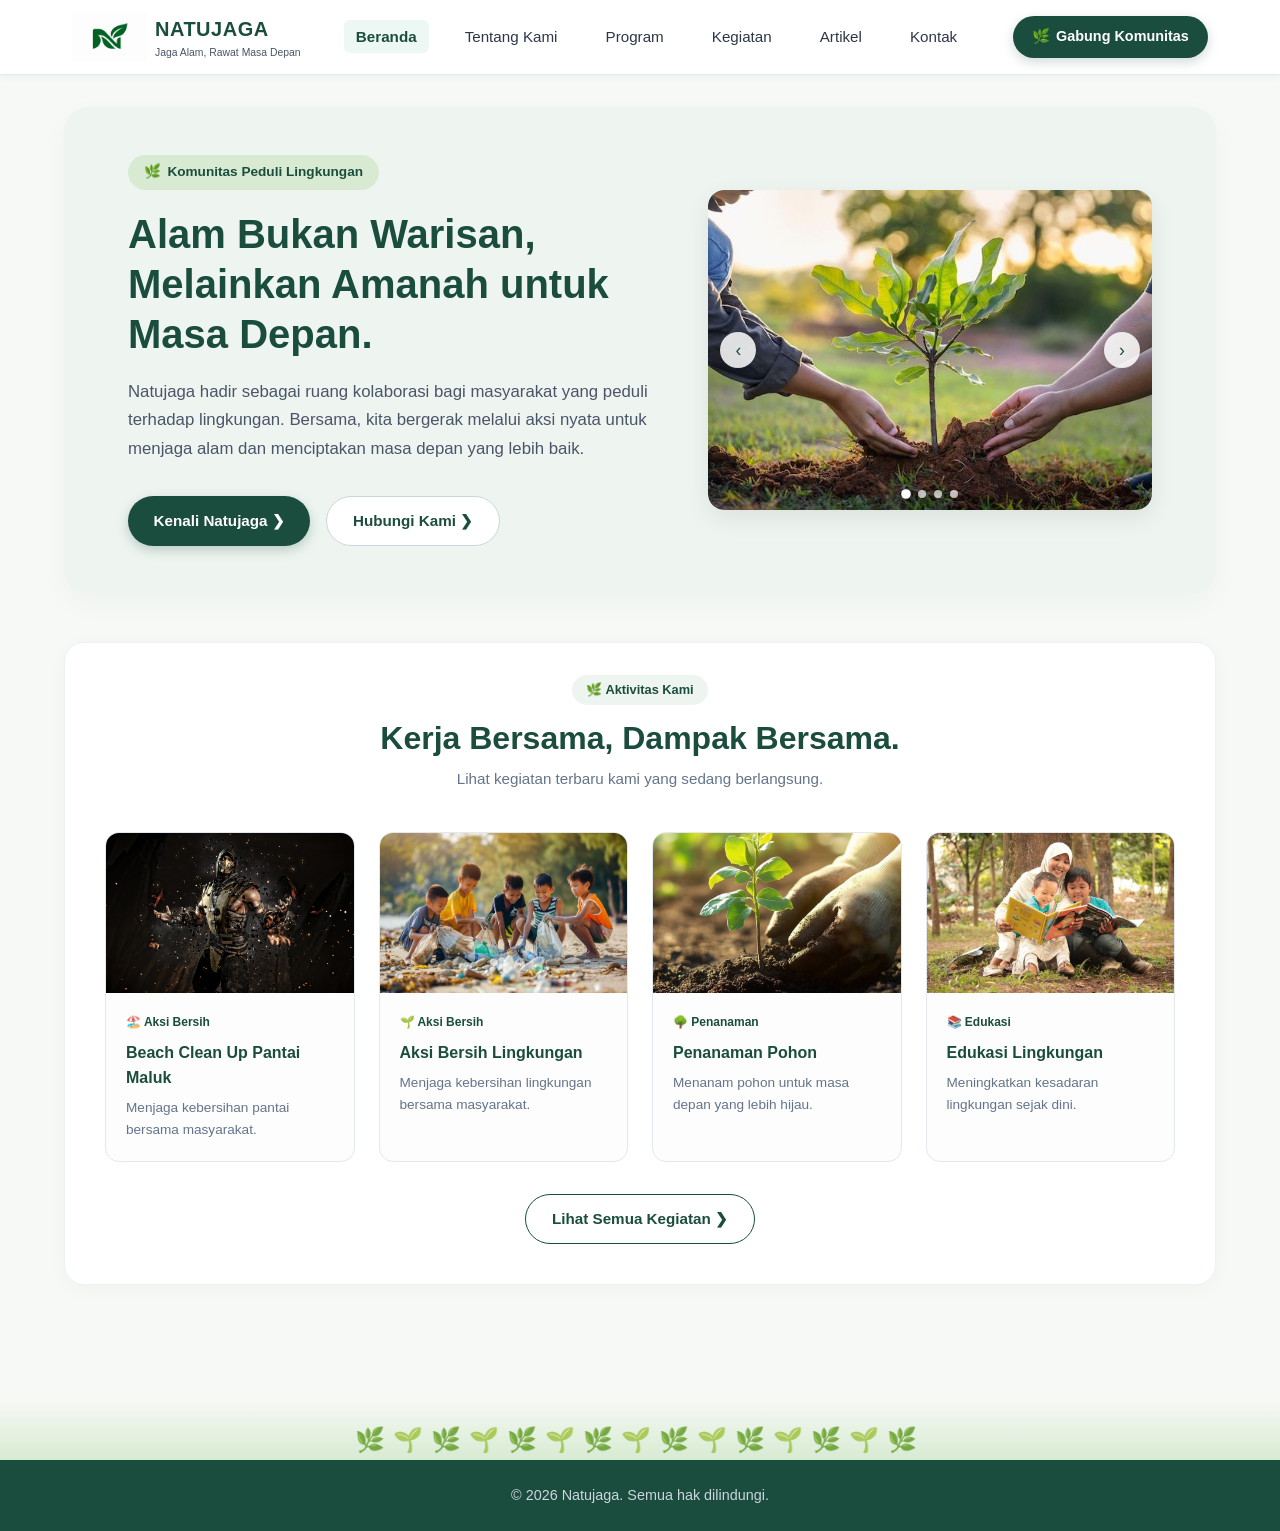
<file: New folder/index.html>
<!DOCTYPE html>
<html lang="id">
<head>
    <meta charset="UTF-8">
    <meta name="viewport" content="width=device-width, initial-scale=1.0">
    <title>Natujaga - Jaga Alam, Rawat Masa Depan</title>
    <link rel="stylesheet" href="css/style.css">
</head>
<body>
    <header>
        <div class="nav-container">
            <div class="logo">
                <img src="assets/icons/Logo natujaga.png" alt="Natujaga Logo" class="logo-img">
                <div class="logo-text">
                    <span class="logo-title">NATUJAGA</span>
                    <span class="logo-subtitle">Jaga Alam, Rawat Masa Depan</span>
                </div>
            </div>
            <nav>
                <ul>
                    <li><a href="index.html" class="active">Beranda</a></li>
                    <li><a href="tentang-kami.html">Tentang Kami</a></li>
                    <li><a href="program.html">Program</a></li>
                    <li><a href="kegiatan.html">Kegiatan</a></li>
                    <li><a href="artikel.html">Artikel</a></li>
                    <li><a href="kontak.html">Kontak</a></li>
                </ul>
            </nav>
            <a href="kontak.html" class="btn-community">
                <span class="icon">🌿</span> Gabung Komunitas
            </a>
        </div>
    </header>

    <main>
        <!-- Hero Section -->
        <section class="hero-section">
            <div class="hero-content">
                <div class="badge">
                    <span class="badge-icon">🌿</span> Komunitas Peduli Lingkungan
                </div>
                <h1>Alam Bukan Warisan, Melainkan Amanah untuk Masa Depan.</h1>
                <p>Natujaga hadir sebagai ruang kolaborasi bagi masyarakat yang peduli terhadap lingkungan. Bersama, kita bergerak melalui aksi nyata untuk menjaga alam dan menciptakan masa depan yang lebih baik.</p>
                <div class="hero-buttons">
                    <a href="tentang-kami.html" class="btn btn-primary">Kenali Natujaga ❯</a>
                    <a href="kontak.html" class="btn btn-outline">Hubungi Kami ❯</a>
                </div>
            </div>
            <div class="hero-image-container">
                <div class="hero-image-card slideshow-container">
                    <img class="slide" src="assets/images/tentang_kami.png" alt="Natujaga 1">
                    <img class="slide" src="assets/images/tentang_kami1.png" alt="Natujaga 2">
                    <img class="slide" src="assets/images/tentang_kami2.png" alt="Natujaga 3">
                    <img class="slide" src="assets/images/tentang_kami3.png" alt="Natujaga 4">
                    <div class="slideshow-dots"></div>
                    <button class="slideshow-prev" aria-label="Sebelumnya">‹</button>
                    <button class="slideshow-next" aria-label="Berikutnya">›</button>
                </div>
                <div class="leaf-decoration leaf-1">🍃</div>
                <div class="leaf-decoration leaf-2">🌿</div>
            </div>
        </section>

        <!-- Activity Section -->
        <section class="section-preview" style="padding-top: 2rem;">
            <div class="section-header-centered">
                <span class="section-badge">🌿 Aktivitas Kami</span>
                <h2>Kerja Bersama, Dampak Bersama.</h2>
                <p class="section-subtitle">Lihat kegiatan terbaru kami yang sedang berlangsung.</p>
            </div>
            <div class="activity-grid-preview" id="activity-grid-preview" style="margin-top: 2rem;">
            </div>
            <div class="centered-action" style="margin-top: 2rem; text-align: center;">
                <a href="kegiatan.html" class="btn btn-outline-dark">Lihat Semua Kegiatan ❯</a>
            </div>
        </section>
    </main>

    <div class="footer-plants-banner">
        <div class="grass-silhouette">🌿🌱🌿🌱🌿🌱🌿🌱🌿🌱🌿🌱🌿🌱🌿</div>
    </div>

    <footer>
        <p>&copy; 2026 Natujaga. Semua hak dilindungi.</p>
    </footer>

    <!-- Netlify Identity: memproses link konfirmasi/invite email -->
    <script src="https://identity.netlify.com/v1/netlify-identity-widget.js"></script>
    <script src="js/data.js"></script>
    <script src="js/tanggal.js"></script>
    <script src="js/script.js"></script>
</body>
</html>
</file>
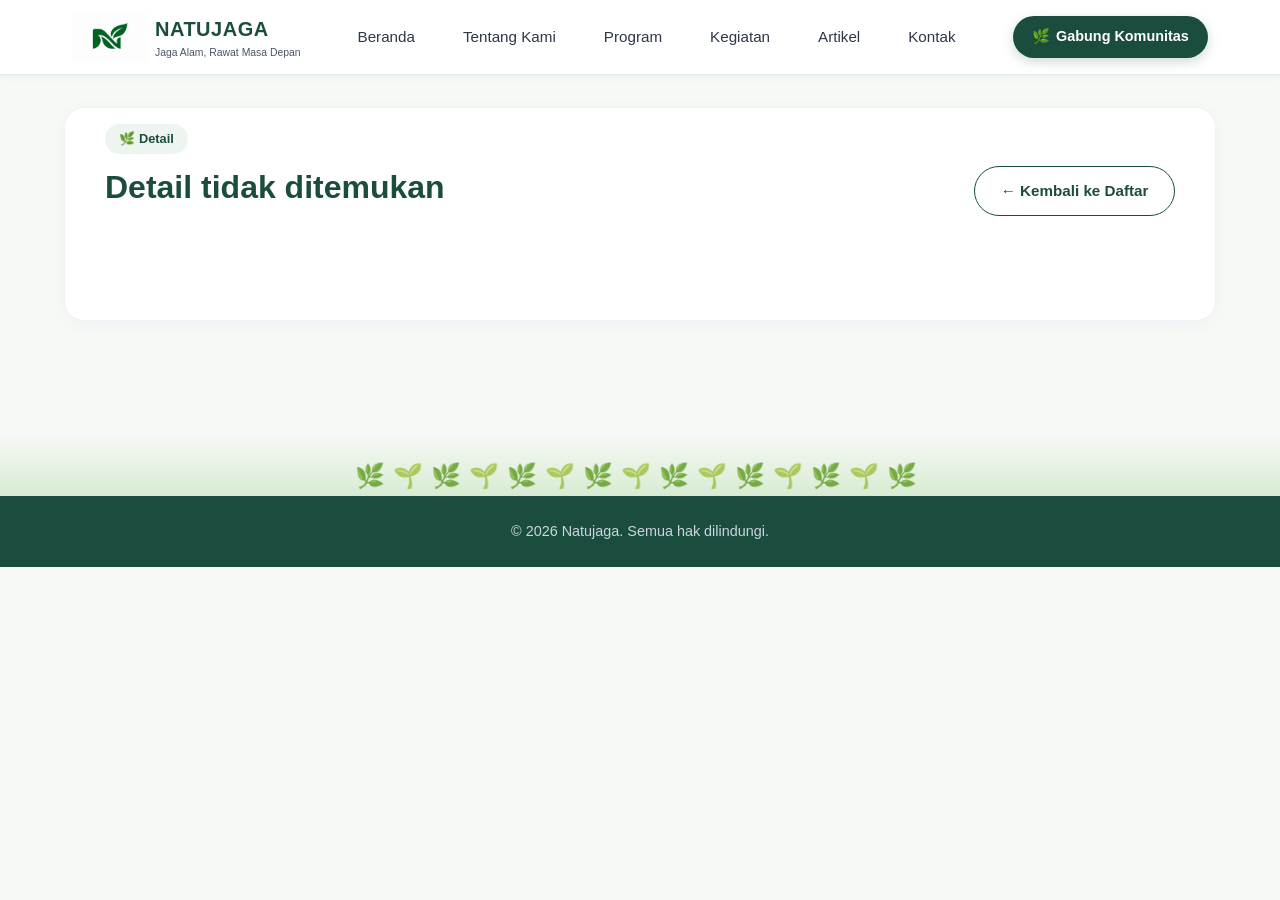
<file: New folder/artikel-detail.html>
<!DOCTYPE html>
<html lang="id">
<head>
    <meta charset="UTF-8">
    <meta name="viewport" content="width=device-width, initial-scale=1.0">
    <title>Detail - Natujaga</title>
    <link rel="stylesheet" href="css/style.css">
    <style>
        .image-gallery {
            display: flex;
            flex-direction: column;
            gap: 1rem;
            margin: 2rem 0;
        }
        .image-item {
            display: flex;
            justify-content: center;
            border: 1px solid #e2e8f0;
            border-radius: 8px;
            overflow: hidden;
            box-shadow: 0 2px 8px rgba(0,0,0,0.05);
        }
        .image-item img {
            max-width: 100%;
            height: auto;
            display: block;
        }
    </style>
</head>
<body>
    <header>
        <div class="nav-container">
            <div class="logo">
                <img src="assets/icons/Logo natujaga.png" alt="Natujaga Logo" class="logo-img">
                <div class="logo-text">
                    <span class="logo-title">NATUJAGA</span>
                    <span class="logo-subtitle">Jaga Alam, Rawat Masa Depan</span>
                </div>
            </div>
            <nav>
                <ul>
                    <li><a href="index.html">Beranda</a></li>
                    <li><a href="tentang-kami.html">Tentang Kami</a></li>
                    <li><a href="program.html">Program</a></li>
                    <li><a href="kegiatan.html">Kegiatan</a></li>
                    <li><a href="artikel.html">Artikel</a></li>
                    <li><a href="kontak.html">Kontak</a></li>
                </ul>
            </nav>
            <a href="kontak.html" class="btn-community">
                <span class="icon">🌿</span> Gabung Komunitas
            </a>
        </div>
    </header>

    <main>
        <section class="section-preview" style="padding-top: 1rem;">
            <div class="section-header-flex">
                <div>
                    <span class="section-badge">🌿 Detail</span>
                    <h2 id="detail-judul">Detail</h2>
                    <div id="detail-meta" style="margin-top: 0.5rem; color: #64748b; font-size: 0.9rem; flex-wrap: wrap; gap: 1rem;"></div>
                </div>
                <a href="artikel.html" class="btn btn-outline-dark" id="back-to-list">← Kembali ke Daftar</a>
            </div>

            <div class="article-detail-content" style="margin-top: 2rem; line-height: 1.8; color: #4a5568;">
                <div id="detail-isi" style="font-size: 1.1rem;"></div>
                <div class="image-gallery" id="image-gallery">
                    <!-- Images will be inserted here by script -->
                </div>
            </div>
        </section>
    </main>

    <div class="footer-plants-banner">
        <div class="grass-silhouette">🌿🌱🌿🌱🌿🌱🌿🌱🌿🌱🌿🌱🌿🌱🌿</div>
    </div>

    <footer>
        <p>&copy; 2026 Natujaga. Semua hak dilindungi.</p>
    </footer>

    <script src="js/data.js"></script>
    <script>
        const params = new URLSearchParams(window.location.search);
        const id = params.get('id');

        // Cari di articles (objek) atau di kegiatan (array)
        let artikel = articles[id];
        let source = 'artikel';

        if (!artikel) {
            artikel = kegiatan.find(k => k.id === id);
            source = 'kegiatan';
        }

        if (artikel) {
            document.getElementById('detail-judul').textContent = artikel.judul;

            // Tombol kembali menyesuaikan ke Kegiatan atau Artikel
            const backBtn = document.getElementById('back-to-list');
            if (backBtn) {
                backBtn.href = source === 'kegiatan' ? 'kegiatan.html' : 'artikel.html';
            }

            // Tampilkan metadata sesuai sumber
            const metaContainer = document.getElementById('detail-meta');
            if (source === 'artikel') {
                metaContainer.innerHTML = `
                    <span>${artikel.tanggal}</span>
                    <span>Kategori: ${artikel.kategori}</span>
                `;
                document.getElementById('detail-isi').innerHTML = artikel.isi || '';
            } else {
                metaContainer.innerHTML = `
                    <span>${artikel.tanggal}</span>
                    <span>${artikel.kategori}</span>
                `;
                document.getElementById('detail-isi').innerHTML = `
                    <h3>${artikel.judul}</h3>
                    <p>${artikel.deskripsi}</p>
                    <p><em>Dokumentasi kegiatan Natujaga.</em></p>
                `;
            }

            // Tampilkan galeri gambar jika ada
            const gallery = document.getElementById('image-gallery');
            if (artikel.gambar && artikel.gambar.length > 0) {
                gallery.style.display = 'flex';
                artikel.gambar.forEach(gambarPath => {
                    const item = document.createElement('div');
                    item.className = 'image-item';
                    const img = document.createElement('img');
                    img.src = gambarPath;
                    img.alt = artikel.judul;
                    item.appendChild(img);
                    gallery.appendChild(item);
                });
            } else {
                gallery.style.display = 'none';
            }
        } else {
            document.getElementById('detail-judul').textContent = 'Detail tidak ditemukan';
        }
    </script>
</body>
</html>
</file>
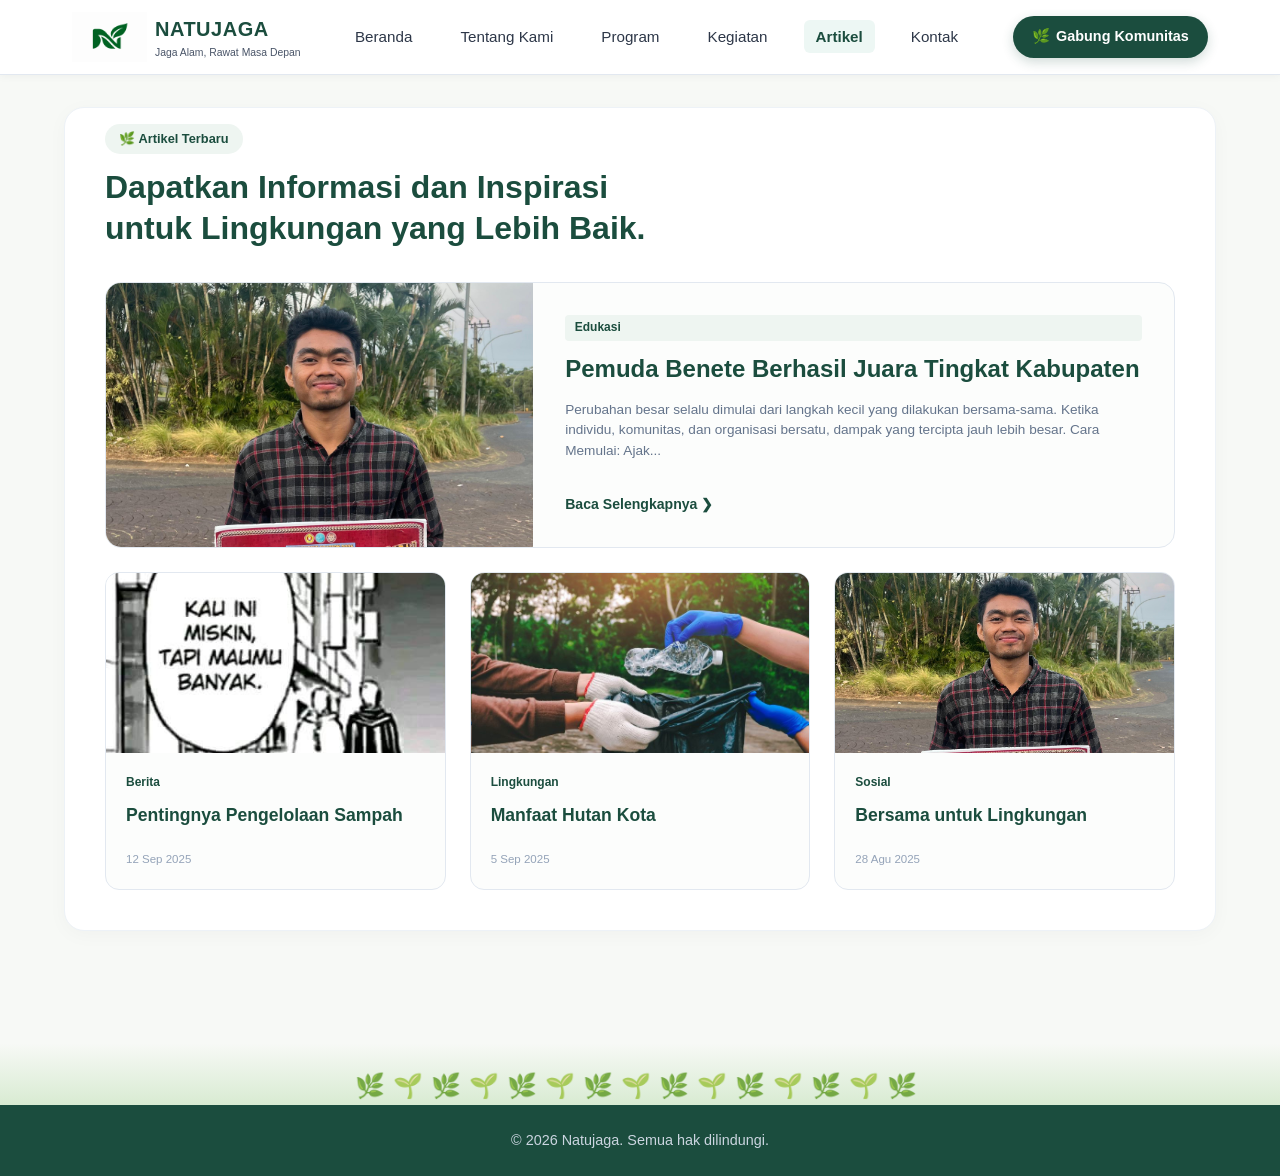
<file: New folder/artikel.html>
<!DOCTYPE html>
<html lang="id">
<head>
    <meta charset="UTF-8">
    <meta name="viewport" content="width=device-width, initial-scale=1.0">
    <title>Artikel - Natujaga</title>
    <link rel="stylesheet" href="css/style.css">
</head>
<body>
    <header>
        <div class="nav-container">
            <div class="logo">
                <img src="assets/icons/Logo natujaga.png" alt="Natujaga Logo" class="logo-img">
                <div class="logo-text">
                    <span class="logo-title">NATUJAGA</span>
                    <span class="logo-subtitle">Jaga Alam, Rawat Masa Depan</span>
                </div>
            </div>
            <nav>
                <ul>
                    <li><a href="index.html">Beranda</a></li>
                    <li><a href="tentang-kami.html">Tentang Kami</a></li>
                    <li><a href="program.html">Program</a></li>
                    <li><a href="kegiatan.html">Kegiatan</a></li>
                    <li><a href="artikel.html" class="active">Artikel</a></li>
                    <li><a href="kontak.html">Kontak</a></li>
                </ul>
            </nav>
            <a href="kontak.html" class="btn-community">
                <span class="icon">🌿</span> Gabung Komunitas
            </a>
        </div>
    </header>

    <main>
        <section class="section-preview" style="padding-top: 1rem;">
            <div class="section-header-flex">
                <div>
                    <span class="section-badge">🌿 Artikel Terbaru</span>
                    <h2>Dapatkan Informasi dan Inspirasi<br>untuk Lingkungan yang Lebih Baik.</h2>
                </div>
            </div>

            <div class="article-preview-grid" id="article-grid" style="margin-top: 2rem;">
                <!-- Artikel akan dirender dari data.js -->
            </div>

<!-- Tombol dihapus -->
        </section>
    </main>

    <div class="footer-plants-banner">
        <div class="grass-silhouette">🌿🌱🌿🌱🌿🌱🌿🌱🌿🌱🌿🌱🌿🌱🌿</div>
    </div>

    <footer>
        <p>&copy; 2026 Natujaga. Semua hak dilindungi.</p>
    </footer>

    <script src="js/data.js"></script>
    <script src="js/tanggal.js"></script>
    <script>
        document.addEventListener('DOMContentLoaded', () => {
            const simpan = localStorage.getItem('natujaga_artikel');
            if (simpan) {
                try {
                    window.articles = JSON.parse(simpan);
                } catch (e) { console.error('Gagal baca localStorage artikel:', e); }
            }
            renderArticleGrid();
        });
    </script>
    <script>
        function renderArticleGrid() {
            const container = document.getElementById('article-grid');
            if (!container) return;

            container.innerHTML = '';
            container.style.display = 'grid';
            container.style.gridTemplateColumns = 'repeat(auto-fill, minmax(320px, 1fr))';
            container.style.gap = '1.5rem';

            // Sortir artikel berdasarkan tanggal terbaru.
            // Tanggal di data.js adalah teks Indonesia ('28 Agu 2025') yang
            // tidak bisa dibaca new Date() - pakai parser di js/tanggal.js.
            // Tanggal yang tidak dikenal ditaruh paling akhir.
            const articleList = Object.entries(articles).sort((a, b) => {
                return bandingTanggalDesc(a[1].tanggal, b[1].tanggal);
            });

            if (articleList.length === 0) return;

            articleList.forEach(([id, artikel], index) => {
                const isMain = index === 0;
                const card = document.createElement('div');
                card.className = isMain ? 'article-main-card' : 'kegiatan-card';
                card.style.cursor = 'pointer';
                card.onclick = () => { window.location.href = `artikel-detail.html?id=${id}`; };

                if (isMain) {
                    card.style.gridColumn = '1 / -1';
                    card.style.display = 'flex';
                    card.style.flexDirection = window.innerWidth > 768 ? 'row' : 'column';
                    const snippet = artikel.isi.replace(/<[^>]*>/g, ' ').substring(0, 200).trim() + '...';
                    card.innerHTML = `
                        <div class="article-thumb" style="background-image: url('${artikel.gambar && artikel.gambar.length ? artikel.gambar[0] : ''}'); width: ${window.innerWidth > 768 ? '40%' : '100%'}; height: ${window.innerWidth > 768 ? 'auto' : '250px'}; background-size: cover; background-position: center;"></div>
                        <div class="article-info" style="padding: 2rem; flex: 1;">
                            <span class="badge-tag">${artikel.kategori}</span>
                            <h3 style="font-size: 1.5rem; margin-bottom: 1rem;">${artikel.judul}</h3>
                            <p>${snippet}</p>
                            <span class="link-more" style="margin-top: 1rem; display: block;">Baca Selengkapnya ❯</span>
                        </div>
                    `;
                } else {
                    card.innerHTML = `
                        <div class="kegiatan-thumb" style="background-image: url('${artikel.gambar && artikel.gambar.length ? artikel.gambar[0] : ''}'); height: 180px; background-size: cover; background-position: center;"></div>
                        <div class="kegiatan-body">
                            <span class="kegiatan-tag">${artikel.kategori}</span>
                            <h3 style="font-size: 1.1rem; margin-bottom: 0.5rem; min-height: 2.6rem; display: -webkit-box; -webkit-line-clamp: 2; -webkit-box-orient: vertical; overflow: hidden;">${artikel.judul}</h3>
                            <span class="date">${artikel.tanggal}</span>
                        </div>
                    `;
                }
                container.appendChild(card);
            });
        }
    </script>
</body>
</html>
</file>
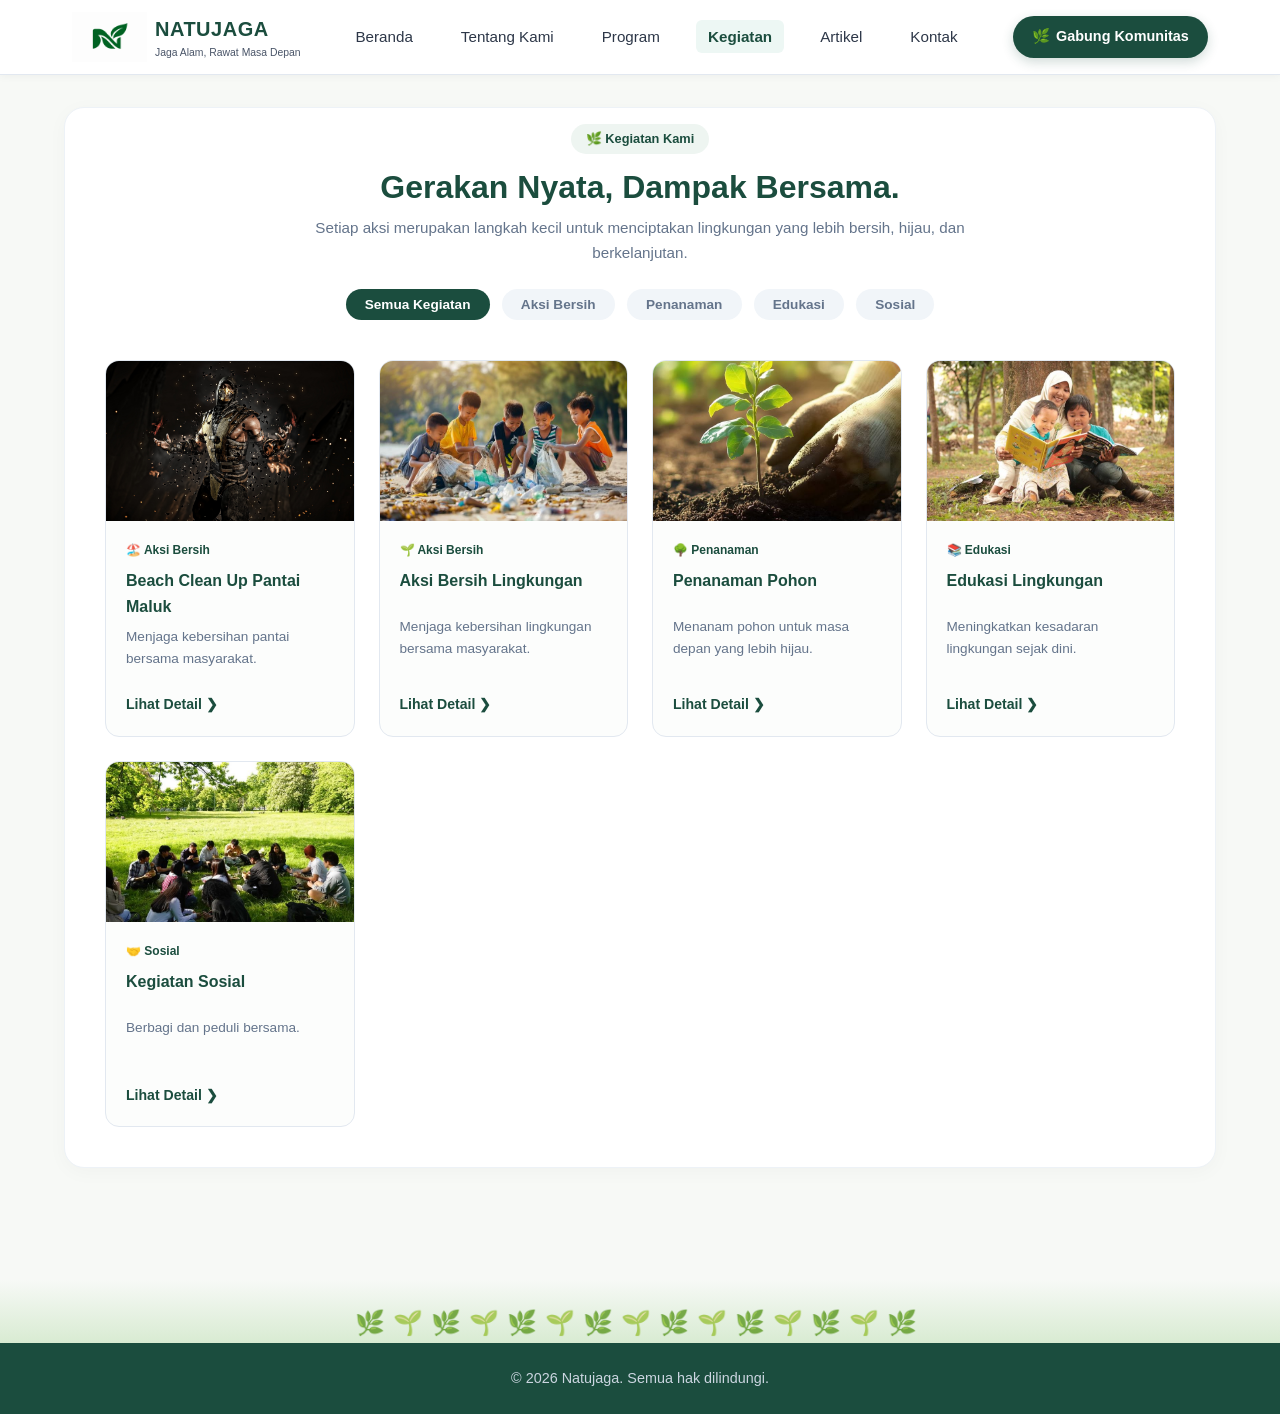
<file: New folder/kegiatan.html>
<!DOCTYPE html>
<html lang="id">
<head>
    <meta charset="UTF-8">
    <meta name="viewport" content="width=device-width, initial-scale=1.0">
    <title>Kegiatan - Natujaga</title>
    <link rel="stylesheet" href="css/style.css">
</head>
<body>
    <header>
        <div class="nav-container">
            <div class="logo">
                <img src="assets/icons/Logo natujaga.png" alt="Natujaga Logo" class="logo-img">
                <div class="logo-text">
                    <span class="logo-title">NATUJAGA</span>
                    <span class="logo-subtitle">Jaga Alam, Rawat Masa Depan</span>
                </div>
            </div>
            <nav>
                <ul>
                    <li><a href="index.html">Beranda</a></li>
                    <li><a href="tentang-kami.html">Tentang Kami</a></li>
                    <li><a href="program.html">Program</a></li>
                    <li><a href="kegiatan.html" class="active">Kegiatan</a></li>
                    <li><a href="artikel.html">Artikel</a></li>
                    <li><a href="kontak.html">Kontak</a></li>
                </ul>
            </nav>
            <a href="kontak.html" class="btn-community">
                <span class="icon">🌿</span> Gabung Komunitas
            </a>
        </div>
    </header>

    <main>
        <section class="section-preview" style="padding-top: 1rem;">
            <div class="section-header-centered">
                <span class="section-badge">🌿 Kegiatan Kami</span>
                <h2>Gerakan Nyata, Dampak Bersama.</h2>
                <p class="section-subtitle">Setiap aksi merupakan langkah kecil untuk menciptakan lingkungan yang lebih bersih, hijau, dan berkelanjutan.</p>
                <div class="filter-tabs">
                    <button class="tab-btn active" data-filter="semua">Semua Kegiatan</button>
                    <button class="tab-btn" data-filter="Aksi Bersih">Aksi Bersih</button>
                    <button class="tab-btn" data-filter="Penanaman">Penanaman</button>
                    <button class="tab-btn" data-filter="Edukasi">Edukasi</button>
                    <button class="tab-btn" data-filter="Sosial">Sosial</button>
                </div>
            </div>

            <div class="kegiatan-grid" id="kegiatan-grid">
                <!-- Kegiatan akan dirender dari data.js -->
            </div>

<!-- Tombol dihapus -->
        </section>
    </main>

    <div class="footer-plants-banner">
        <div class="grass-silhouette">🌿🌱🌿🌱🌿🌱🌿🌱🌿🌱🌿🌱🌿🌱🌿</div>
    </div>

    <footer>
        <p>&copy; 2026 Natujaga. Semua hak dilindungi.</p>
    </footer>

    <script src="js/data.js"></script>
    <script src="js/tanggal.js"></script>
    <script src="js/script.js"></script>
    <script>
        // Gunakan data dari localStorage (admin) jika tersedia, fallback ke data.js
        document.addEventListener('DOMContentLoaded', () => {
            const simpan = localStorage.getItem('natujaga_kegiatan');
            if (simpan) {
                try {
                    window.kegiatan = JSON.parse(simpan);
                    renderKegiatan();
                } catch (e) { console.error('Gagal baca localStorage kegiatan:', e); }
            }
        });
    </script>
</body>
</html>
</file>
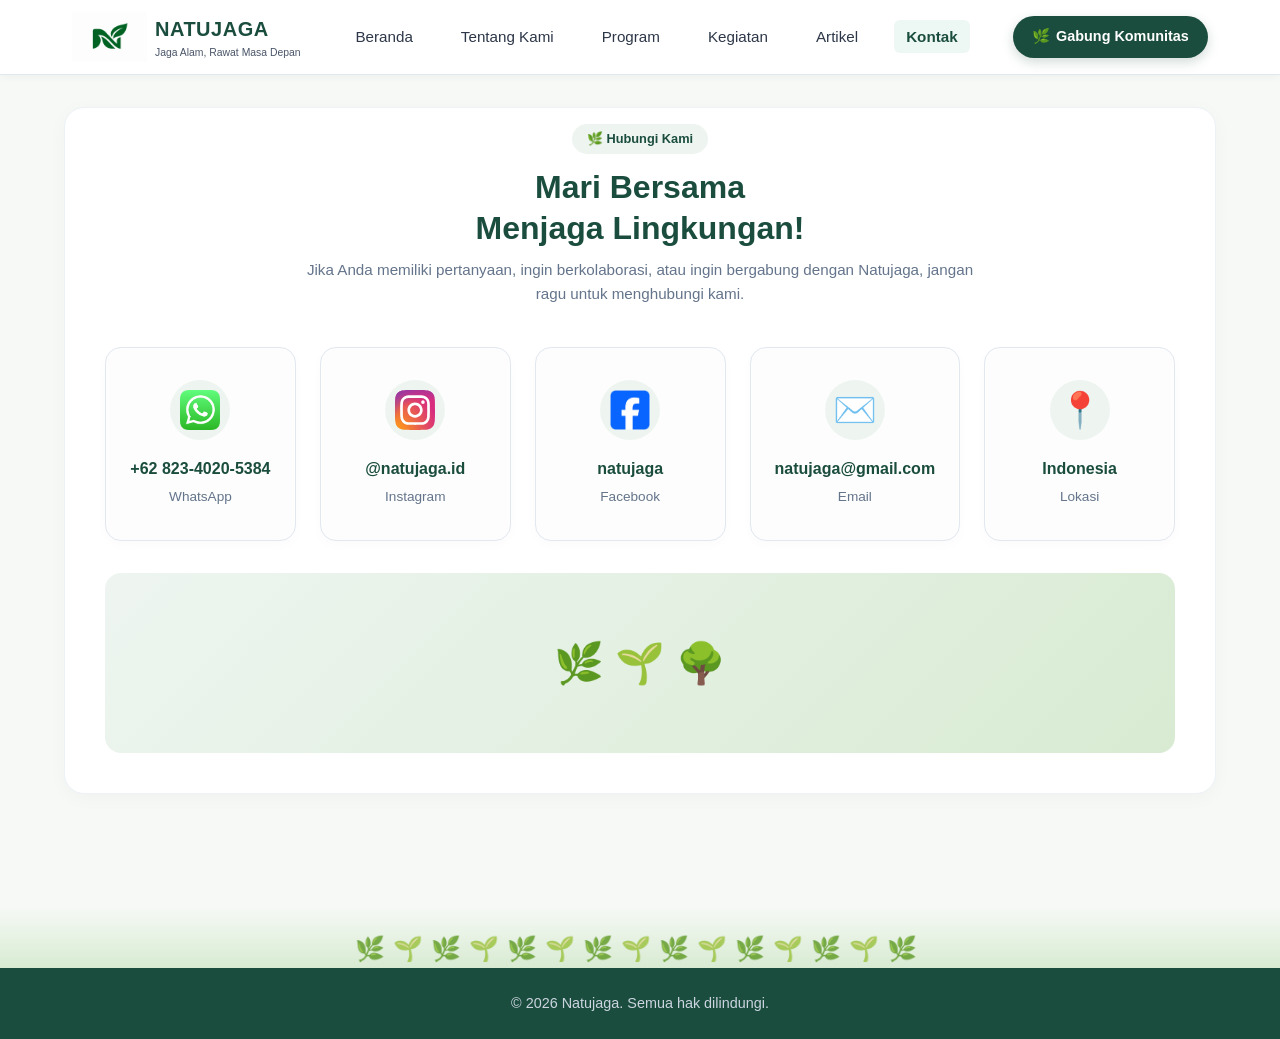
<file: New folder/kontak.html>
<!DOCTYPE html>
<html lang="id">
<head>
    <meta charset="UTF-8">
    <meta name="viewport" content="width=device-width, initial-scale=1.0">
    <title>Kontak - Natujaga</title>
    <link rel="stylesheet" href="css/style.css">
</head>
<body>
    <header>
        <div class="nav-container">
            <div class="logo">
                <img src="assets/icons/Logo natujaga.png" alt="Natujaga Logo" class="logo-img">
                <div class="logo-text">
                    <span class="logo-title">NATUJAGA</span>
                    <span class="logo-subtitle">Jaga Alam, Rawat Masa Depan</span>
                </div>
            </div>
            <nav>
                <ul>
                    <li><a href="index.html">Beranda</a></li>
                    <li><a href="tentang-kami.html">Tentang Kami</a></li>
                    <li><a href="program.html">Program</a></li>
                    <li><a href="kegiatan.html">Kegiatan</a></li>
                    <li><a href="artikel.html">Artikel</a></li>
                    <li><a href="kontak.html" class="active">Kontak</a></li>
                </ul>
            </nav>
            <a href="kontak.html" class="btn-community">
                <span class="icon">🌿</span> Gabung Komunitas
            </a>
        </div>
    </header>

    <main>
        <!-- Kontak Hero & Info -->
        <section class="section-preview" style="padding-top: 1rem;">
            <div class="section-header-centered">
                <span class="section-badge">🌿 Hubungi Kami</span>
                <h2>Mari Bersama<br>Menjaga Lingkungan!</h2>
                <p class="section-subtitle">Jika Anda memiliki pertanyaan, ingin berkolaborasi, atau ingin bergabung dengan Natujaga, jangan ragu untuk menghubungi kami.</p>
            </div>

            <div class="contact-cards-grid">
                <a href="https://wa.me/6282340205384" class="contact-card-item" target="_blank" rel="noopener">
                    <div class="contact-card-icon">
                        <img src="assets/icons/whatsapp.png" alt="WhatsApp" width="40" height="40">
                    </div>
                    <h3>+62 823-4020-5384</h3>
                    <p>WhatsApp</p>
                </a>
                <a href="https://instagram.com/natujaga.id" class="contact-card-item" target="_blank" rel="noopener">
                    <div class="contact-card-icon">
                        <img src="assets/icons/instagram.svg" alt="Instagram" width="40" height="40">
                    </div>
                    <h3>@natujaga.id</h3>
                    <p>Instagram</p>
                </a>
                <a href="https://facebook.com/natujaga" class="contact-card-item" target="_blank" rel="noopener">
                    <div class="contact-card-icon">
                        <img src="assets/icons/facebook.png" alt="Facebook" width="40" height="40">
                    </div>
                    <h3>natujaga</h3>
                    <p>Facebook</p>
                </a>
                <a href="mailto:natujaga@gmail.com" class="contact-card-item">
                    <div class="contact-card-icon">✉️</div>
                    <h3>natujaga@gmail.com</h3>
                    <p>Email</p>
                </a>
                <a href="https://share.google/lWqXl4GMQxIFlNojK" class="contact-card-item" target="_blank" rel="noopener">
                    <div class="contact-card-icon">📍</div>
                    <h3>Indonesia</h3>
                    <p>Lokasi</p>
                </a>
            </div>

            <!-- Visual banner with plant / illustration like reference image bottom right -->
            <div class="contact-banner-visual">
                <div class="plant-sprout-illustration">🌿 🌱 🌳</div>
            </div>
        </section>
    </main>

    <div class="footer-plants-banner">
        <div class="grass-silhouette">🌿🌱🌿🌱🌿🌱🌿🌱🌿🌱🌿🌱🌿🌱🌿</div>
    </div>

    <footer>
        <p>&copy; 2026 Natujaga. Semua hak dilindungi.</p>
    </footer>

    <script src="js/script.js"></script>
</body>
</html>
</file>
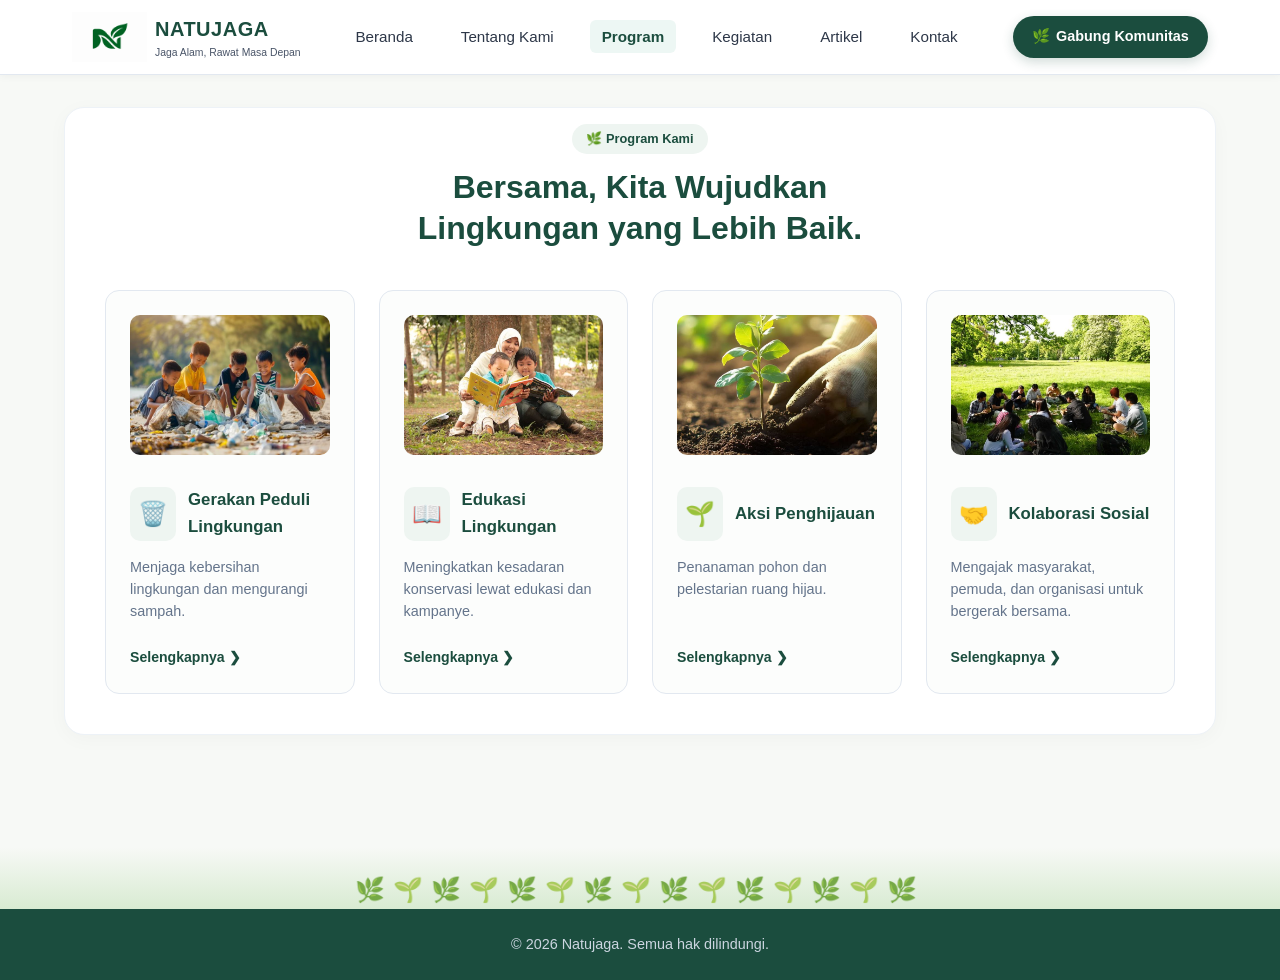
<file: New folder/program.html>
<!DOCTYPE html>
<html lang="id">
<head>
    <meta charset="UTF-8">
    <meta name="viewport" content="width=device-width, initial-scale=1.0">
    <title>Program - Natujaga</title>
    <link rel="stylesheet" href="css/style.css">
</head>
<body>
    <header>
        <div class="nav-container">
            <div class="logo">
                <img src="assets/icons/Logo natujaga.png" alt="Natujaga Logo" class="logo-img">
                <div class="logo-text">
                    <span class="logo-title">NATUJAGA</span>
                    <span class="logo-subtitle">Jaga Alam, Rawat Masa Depan</span>
                </div>
            </div>
            <nav>
                <ul>
                    <li><a href="index.html">Beranda</a></li>
                    <li><a href="tentang-kami.html">Tentang Kami</a></li>
                    <li><a href="program.html" class="active">Program</a></li>
                    <li><a href="kegiatan.html">Kegiatan</a></li>
                    <li><a href="artikel.html">Artikel</a></li>
                    <li><a href="kontak.html">Kontak</a></li>
                </ul>
            </nav>
            <a href="kontak.html" class="btn-community">
                <span class="icon">🌿</span> Gabung Komunitas
            </a>
        </div>
    </header>

    <main>
        <!-- Program Header -->
        <section class="section-preview" style="padding-top: 1rem;">
            <div class="section-header-centered">
                <span class="section-badge">🌿 Program Kami</span>
                <h2>Bersama, Kita Wujudkan<br>Lingkungan yang Lebih Baik.</h2>
            </div>
            <div class="program-grid-preview" style="margin-top: 2rem;">
                <div class="card">
                    <div class="card-image-placeholder" style="background-image: url('assets/images/kegiatan/aksibersih/gerakanpedulilingkungan.jpg'); background-size: cover; background-position: center;"></div>
                    <div class="card-icon-title" style="margin-top: 1rem;">
                        <span class="card-icon">🗑️</span>
                        <h3>Gerakan Peduli Lingkungan</h3>
                    </div>
                    <p>Menjaga kebersihan lingkungan dan mengurangi sampah.</p>
                    <a href="kontak.html" class="link-more">Selengkapnya ❯</a>
                </div>
                <div class="card">
                    <div class="card-image-placeholder" style="background-image: url('assets/images/kegiatan/edukasi/baca.png'); background-size: cover; background-position: center;"></div>
                    <div class="card-icon-title" style="margin-top: 1rem;">
                        <span class="card-icon">📖</span>
                        <h3>Edukasi Lingkungan</h3>
                    </div>
                    <p>Meningkatkan kesadaran konservasi lewat edukasi dan kampanye.</p>
                    <a href="kontak.html" class="link-more">Selengkapnya ❯</a>
                </div>
                <div class="card">
                    <div class="card-image-placeholder" style="background-image: url('assets/images/kegiatan/penanaman/penghijauan.jpg'); background-size: cover; background-position: center;"></div>
                    <div class="card-icon-title" style="margin-top: 1rem;">
                        <span class="card-icon">🌱</span>
                        <h3>Aksi Penghijauan</h3>
                    </div>
                    <p>Penanaman pohon dan pelestarian ruang hijau.</p>
                    <a href="kontak.html" class="link-more">Selengkapnya ❯</a>
                </div>
                <div class="card">
                    <div class="card-image-placeholder" style="background-image: url('assets/images/kegiatan/sosial/kolaborasisosial.jpg'); background-size: cover; background-position: center;"></div>
                    <div class="card-icon-title" style="margin-top: 1rem;">
                        <span class="card-icon">🤝</span>
                        <h3>Kolaborasi Sosial</h3>
                    </div>
                    <p>Mengajak masyarakat, pemuda, dan organisasi untuk bergerak bersama.</p>
                    <a href="kontak.html" class="link-more">Selengkapnya ❯</a>
                </div>
            </div>
        </section>
    </main>

    <div class="footer-plants-banner">
        <div class="grass-silhouette">🌿🌱🌿🌱🌿🌱🌿🌱🌿🌱🌿🌱🌿🌱🌿</div>
    </div>

    <footer>
        <p>&copy; 2026 Natujaga. Semua hak dilindungi.</p>
    </footer>

    <script src="js/script.js"></script>
</body>
</html>
</file>
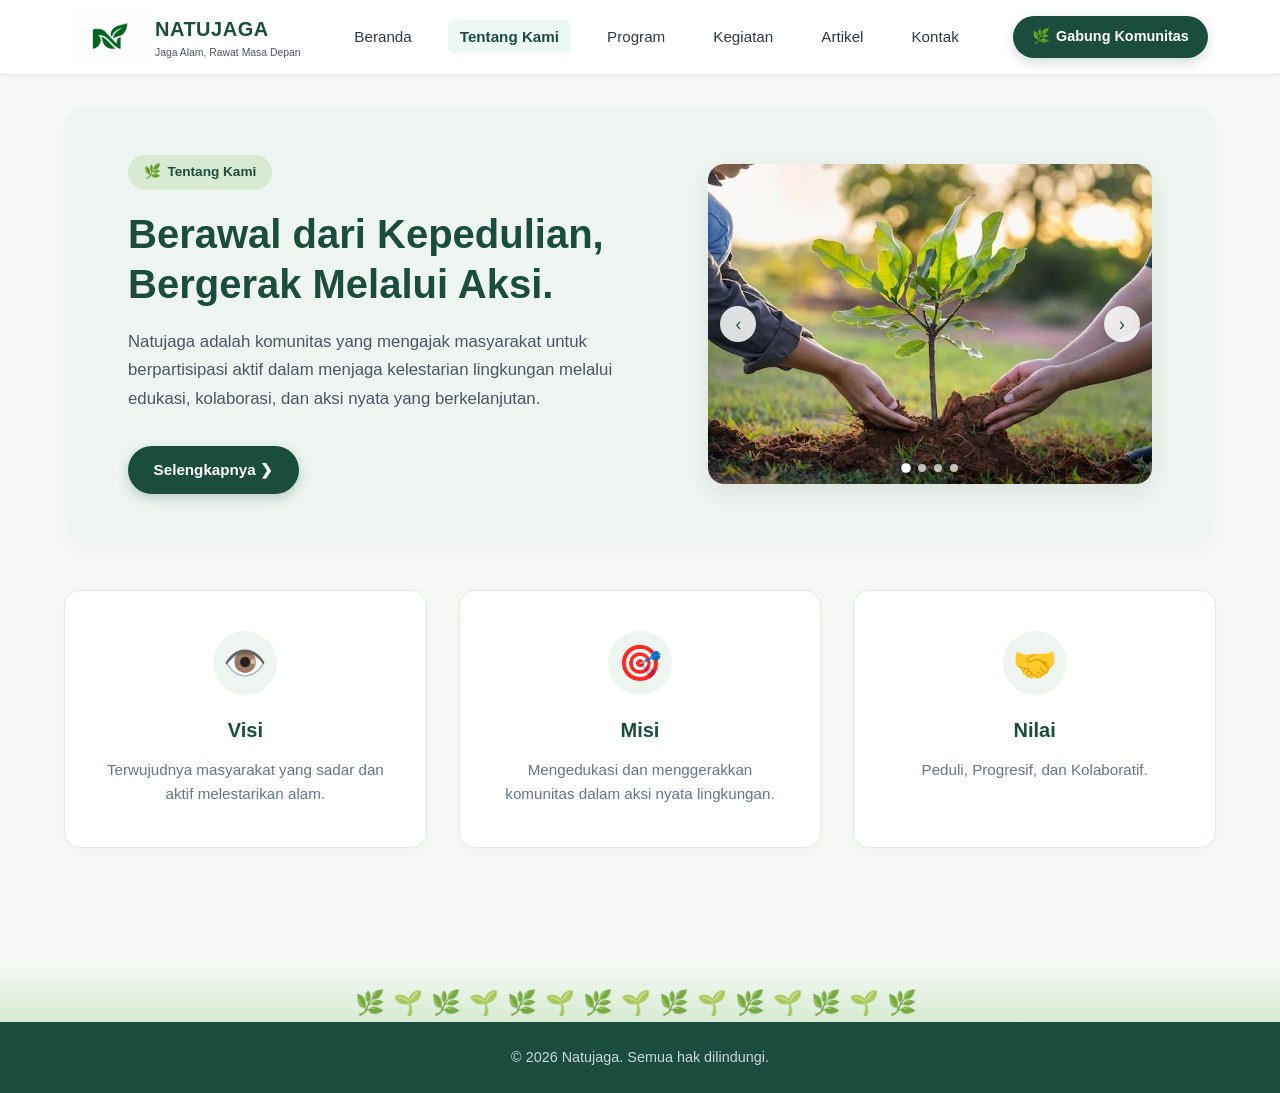
<file: New folder/tentang-kami.html>
<!DOCTYPE html>
<html lang="id">
<head>
    <meta charset="UTF-8">
    <meta name="viewport" content="width=device-width, initial-scale=1.0">
    <title>Tentang Kami - Natujaga</title>
    <link rel="stylesheet" href="css/style.css">
</head>
<body>
    <header>
        <div class="nav-container">
            <div class="logo">
                <img src="assets/icons/Logo natujaga.png" alt="Natujaga Logo" class="logo-img">
                <div class="logo-text">
                    <span class="logo-title">NATUJAGA</span>
                    <span class="logo-subtitle">Jaga Alam, Rawat Masa Depan</span>
                </div>
            </div>
            <nav>
                <ul>
                    <li><a href="index.html">Beranda</a></li>
                    <li><a href="tentang-kami.html" class="active">Tentang Kami</a></li>
                    <li><a href="program.html">Program</a></li>
                    <li><a href="kegiatan.html">Kegiatan</a></li>
                    <li><a href="artikel.html">Artikel</a></li>
                    <li><a href="kontak.html">Kontak</a></li>
                </ul>
            </nav>
            <a href="kontak.html" class="btn-community">
                <span class="icon">🌿</span> Gabung Komunitas
            </a>
        </div>
    </header>

    <main>
        <!-- Tentang Kami Hero -->
        <section class="hero-section">
            <div class="hero-content">
                <div class="badge">
                    <span class="badge-icon">🌿</span> Tentang Kami
                </div>
                <h1>Berawal dari Kepedulian, Bergerak Melalui Aksi.</h1>
                <p>Natujaga adalah komunitas yang mengajak masyarakat untuk berpartisipasi aktif dalam menjaga kelestarian lingkungan melalui edukasi, kolaborasi, dan aksi nyata yang berkelanjutan.</p>
                <div class="hero-buttons">
                    <a href="kontak.html" class="btn btn-primary">Selengkapnya ❯</a>
                </div>
            </div>
            <div class="hero-image-container">
                <div class="hero-image-card slideshow-container">
                    <img class="slide" src="assets/images/tentang_kami.png" alt="Tentang Kami 1">
                    <img class="slide" src="assets/images/tentang_kami1.png" alt="Tentang Kami 2">
                    <img class="slide" src="assets/images/tentang_kami2.png" alt="Tentang Kami 3">
                    <img class="slide" src="assets/images/tentang_kami3.png" alt="Tentang Kami 4">
                    <div class="slideshow-dots"></div>
                    <button class="slideshow-prev" aria-label="Sebelumnya">‹</button>
                    <button class="slideshow-next" aria-label="Berikutnya">›</button>
                </div>
            </div>
        </section>

        <!-- Visi, Misi, Nilai Cards -->
        <section class="vmv-section">
            <div class="vmv-grid">
                <div class="vmv-card">
                    <div class="vmv-icon">👁️</div>
                    <h3>Visi</h3>
                    <p>Terwujudnya masyarakat yang sadar dan aktif melestarikan alam.</p>
                </div>
                <div class="vmv-card">
                    <div class="vmv-icon">🎯</div>
                    <h3>Misi</h3>
                    <p>Mengedukasi dan menggerakkan komunitas dalam aksi nyata lingkungan.</p>
                </div>
                <div class="vmv-card">
                    <div class="vmv-icon">🤝</div>
                    <h3>Nilai</h3>
                    <p>Peduli, Progresif, dan Kolaboratif.</p>
                </div>
            </div>
        </section>
    </main>

    <div class="footer-plants-banner">
        <div class="grass-silhouette">🌿🌱🌿🌱🌿🌱🌿🌱🌿🌱🌿🌱🌿🌱🌿</div>
    </div>

    <footer>
        <p>&copy; 2026 Natujaga. Semua hak dilindungi.</p>
    </footer>

    <script src="js/script.js"></script>
</body>
</html>
</file>
<file: New folder/css/style.css>
/* ===== Reset & Base ===== */
* {
    margin: 0;
    padding: 0;
    box-sizing: border-box;
}

body {
    font-family: 'Segoe UI', Tahoma, Geneva, Verdana, sans-serif;
    color: #2d3748;
    background-color: #f7f9f6;
    min-height: 100vh;
    line-height: 1.6;
}

/* ===== Header & Navbar ===== */
header {
    background: #ffffff;
    border-bottom: 1px solid #e2e8f0;
    position: sticky;
    top: 0;
    z-index: 1000;
    box-shadow: 0 2px 8px rgba(0,0,0,0.04);
}

.nav-container {
    max-width: 1200px;
    margin: 0 auto;
    padding: 0.75rem 2rem;
    display: flex;
    align-items: center;
    justify-content: space-between;
}

.logo {
    display: flex;
    align-items: center;
    gap: 0.5rem;
}

.logo-icon {
    font-size: 1.8rem;
}

.logo-text {
    display: flex;
    flex-direction: column;
}

.logo-img {
    height: 50px;
    width: auto;
}

.logo-title {
    font-weight: 800;
    font-size: 1.25rem;
    color: #1b4d3e;
    letter-spacing: 0.5px;
}

.logo-subtitle {
    font-size: 0.65rem;
    color: #4a5568;
    font-weight: 500;
}

nav ul {
    list-style: none;
    display: flex;
    gap: 1.5rem;
    align-items: center;
}

nav a {
    color: #2d3748;
    text-decoration: none;
    font-weight: 500;
    font-size: 0.95rem;
    padding: 0.5rem 0.75rem;
    border-radius: 6px;
    transition: all 0.2s ease;
}

nav a:hover, nav a.active {
    color: #1b4d3e;
    background-color: #edf7f4;
    font-weight: 600;
}

.btn-community {
    background-color: #1b4d3e;
    color: #ffffff;
    padding: 0.6rem 1.2rem;
    border-radius: 50px;
    text-decoration: none;
    font-weight: 600;
    font-size: 0.9rem;
    display: flex;
    align-items: center;
    gap: 0.4rem;
    box-shadow: 0 4px 12px rgba(27, 77, 62, 0.2);
    transition: background 0.2s ease, transform 0.2s ease;
}

.btn-community:hover {
    background-color: #14382d;
    transform: translateY(-1px);
}

/* ===== Main Layout & Hero Section ===== */
main {
    max-width: 1200px;
    margin: 0 auto;
    padding: 2rem 1.5rem;
}

.hero-section {
    background: #eef5f1;
    border-radius: 24px;
    padding: 3rem 4rem;
    display: grid;
    grid-template-columns: 1.2fr 1fr;
    gap: 3rem;
    align-items: center;
    position: relative;
    overflow: hidden;
    margin-bottom: 3rem;
    box-shadow: 0 10px 30px rgba(0,0,0,0.03);
}

.hero-content {
    z-index: 2;
}

.badge {
    display: inline-flex;
    align-items: center;
    gap: 0.4rem;
    background: #d8ebd2;
    color: #1b4d3e;
    padding: 0.4rem 1rem;
    border-radius: 50px;
    font-size: 0.85rem;
    font-weight: 600;
    margin-bottom: 1.2rem;
}

.hero-section h1 {
    font-size: 2.5rem;
    color: #1b4d3e;
    line-height: 1.25;
    margin-bottom: 1.2rem;
    font-weight: 800;
}

.hero-section p {
    color: #4a5568;
    font-size: 1.05rem;
    margin-bottom: 2rem;
    line-height: 1.7;
}

.hero-buttons {
    display: flex;
    gap: 1rem;
}

.btn {
    padding: 0.75rem 1.6rem;
    border-radius: 50px;
    text-decoration: none;
    font-weight: 600;
    font-size: 0.95rem;
    display: inline-flex;
    align-items: center;
    gap: 0.5rem;
    transition: all 0.2s ease;
}

.btn-primary {
    background-color: #1b4d3e;
    color: #ffffff;
    box-shadow: 0 4px 12px rgba(27, 77, 62, 0.25);
}

.btn-primary:hover {
    background-color: #14382d;
    transform: translateY(-2px);
}

.btn-outline {
    background-color: #ffffff;
    color: #1b4d3e;
    border: 1px solid #cbd5e0;
}

.btn-outline:hover {
    background-color: #f7fafc;
    border-color: #1b4d3e;
}

.btn-outline-dark {
    background-color: #ffffff;
    color: #1b4d3e;
    border: 1.5px solid #1b4d3e;
}

.btn-outline-dark:hover {
    background-color: #1b4d3e;
    color: #ffffff;
}

.hero-image-container {
    position: relative;
    height: 320px;
    /* Dulu ada gambar latar 'hero-bg.jpg' dari folder images/ di sini,
       tapi file itu tidak ada di project (path-nya 404) — sudah dihapus,
       gradiennya tetap sama seperti tampilan selama ini. */
    background: linear-gradient(135deg, rgba(27,77,62,0.1), rgba(46,125,50,0.2)) center/cover;
    border-radius: 16px;
    overflow: hidden;
    box-shadow: 0 8px 24px rgba(0,0,0,0.08);
}

.hero-image-container.planting-img {
    background: linear-gradient(135deg, rgba(27,77,62,0.15), rgba(46,125,50,0.25));
    display: flex;
    align-items: center;
    justify-content: center;
    padding: 0;
}

/* ===== Slideshow Foto ===== */
.hero-image-card {
    width: 100%;
    height: 100%;
    display: block;
    position: relative;
}

.slideshow-container {
    position: relative;
    width: 100%;
    height: 100%;
    overflow: hidden;
    background: linear-gradient(135deg, rgba(27,77,62,0.15), rgba(46,125,50,0.25));
    border-radius: 16px;
}

.slideshow-container .slide {
    position: absolute;
    top: 0;
    left: 0;
    width: 100%;
    height: 100%;
    object-fit: cover;
    opacity: 0;
    transition: opacity 1.2s ease-in-out;
}

.slideshow-container .slide.active {
    opacity: 1;
}

.slideshow-dots {
    position: absolute;
    bottom: 12px;
    left: 50%;
    transform: translateX(-50%);
    display: flex;
    gap: 8px;
    z-index: 3;
}

.slideshow-dots span {
    width: 8px;
    height: 8px;
    border-radius: 50%;
    background: rgba(255,255,255,0.7);
    transition: background 0.3s ease, transform 0.3s ease;
}

.slideshow-dots span.active {
    background: #ffffff;
    transform: scale(1.2);
}

.slideshow-prev, .slideshow-next {
    position: absolute;
    top: 50%;
    transform: translateY(-50%);
    width: 36px;
    height: 36px;
    border-radius: 50%;
    background: rgba(255,255,255,0.85);
    border: none;
    cursor: pointer;
    font-size: 1.1rem;
    color: #1b4d3e;
    display: flex;
    align-items: center;
    justify-content: center;
    box-shadow: 0 2px 8px rgba(0,0,0,0.12);
    transition: background 0.2s ease;
    z-index: 3;
}

.slideshow-prev:hover, .slideshow-next:hover {
    background: #ffffff;
}

.slideshow-prev {
    left: 12px;
}

.slideshow-next {
    right: 12px;
}

/* ===== Section Previews & Grids ===== */
.section-preview {
    background: #ffffff;
    border-radius: 20px;
    padding: 2.5rem;
    margin-bottom: 3rem;
    box-shadow: 0 4px 20px rgba(0,0,0,0.03);
    border: 1px solid #edf2f7;
}

.section-header-centered {
    text-align: center;
    max-width: 700px;
    margin: 0 auto 2.5rem auto;
}

.section-badge {
    display: inline-block;
    background: #eef5f1;
    color: #1b4d3e;
    padding: 0.3rem 0.9rem;
    border-radius: 50px;
    font-size: 0.8rem;
    font-weight: 600;
    margin-bottom: 0.8rem;
}

.section-header-centered h2 {
    font-size: 2rem;
    color: #1b4d3e;
    font-weight: 700;
    line-height: 1.3;
}

.section-subtitle {
    color: #64748b;
    font-size: 0.95rem;
    margin-top: 0.5rem;
}

.section-header-flex {
    display: flex;
    justify-content: space-between;
    align-items: flex-end;
    margin-bottom: 2rem;
}

.section-header-flex h2 {
    font-size: 2rem;
    color: #1b4d3e;
    font-weight: 700;
    line-height: 1.3;
}

/* Program Cards */
.program-grid-preview {
    display: grid;
    grid-template-columns: repeat(4, 1fr);
    gap: 1.5rem;
}

.card {
    background: #fcfdfc;
    border: 1px solid #e2e8f0;
    border-radius: 14px;
    padding: 1.5rem;
    transition: transform 0.2s ease, box-shadow 0.2s ease;
    display: flex;
    flex-direction: column;
    justify-content: space-between;
}

.card:hover {
    transform: translateY(-4px);
    box-shadow: 0 8px 24px rgba(0,0,0,0.06);
    border-color: #cbd5e0;
}

.card-icon-title {
    display: flex;
    align-items: center;
    gap: 0.75rem;
    margin-bottom: 1rem;
}

.card-icon {
    font-size: 1.5rem;
    background: #eef5f1;
    padding: 0.5rem;
    border-radius: 10px;
}

.card h3 {
    font-size: 1.05rem;
    color: #1b4d3e;
    font-weight: 700;
}

.card p {
    font-size: 0.9rem;
    color: #64748b;
    margin-bottom: 1.5rem;
    line-height: 1.5;
}

.link-more {
    color: #1b4d3e;
    text-decoration: none;
    font-weight: 600;
    font-size: 0.88rem;
    display: inline-flex;
    align-items: center;
    gap: 0.3rem;
    transition: gap 0.2s ease;
    margin-top: auto;
}

.link-more:hover {
    gap: 0.5rem;
}

.card-image-placeholder {
    height: 140px;
    background: #e2e8f0;
    border-radius: 10px;
    margin-bottom: 1rem;
}

/* Visi Misi Nilai */
.vmv-section {
    margin-bottom: 3rem;
}

.vmv-grid {
    display: grid;
    grid-template-columns: repeat(3, 1fr);
    gap: 2rem;
}

.vmv-card {
    background: #ffffff;
    border: 1px solid #e2e8f0;
    border-radius: 16px;
    padding: 2.5rem 2rem;
    text-align: center;
    box-shadow: 0 4px 16px rgba(0,0,0,0.03);
    transition: transform 0.2s ease;
}

.vmv-card:hover {
    transform: translateY(-4px);
    box-shadow: 0 8px 24px rgba(0,0,0,0.06);
}

.vmv-icon {
    font-size: 2.2rem;
    background: #eef5f1;
    width: 64px;
    height: 64px;
    display: flex;
    align-items: center;
    justify-content: center;
    border-radius: 50%;
    margin: 0 auto 1.2rem auto;
}

.vmv-card h3 {
    font-size: 1.25rem;
    color: #1b4d3e;
    margin-bottom: 0.75rem;
    font-weight: 700;
}

.vmv-card p {
    color: #64748b;
    font-size: 0.95rem;
    line-height: 1.6;
}

/* Artikel Preview Grid */
.article-preview-grid {
    display: grid;
    grid-template-columns: 1.2fr 1fr;
    gap: 2rem;
    align-items: start;
    align-content: start;
}

.article-main-card {
    background: #fcfdfc;
    border: 1px solid #e2e8f0;
    border-radius: 16px;
    overflow: hidden;
    display: flex;
    flex-direction: column;
}

.article-thumb {
    height: 200px;
    background: #cbd5e0;
    width: 100%;
    background-size: cover;
    background-position: center;
}

.article-info {
    padding: 1.2rem 1.5rem;
    flex: 1;
    display: flex;
    flex-direction: column;
}

.badge-tag {
    display: inline-block;
    background: #eef5f1;
    color: #1b4d3e;
    font-size: 0.75rem;
    font-weight: 600;
    padding: 0.2rem 0.6rem;
    border-radius: 4px;
    margin-bottom: 0.75rem;
}

.article-info h3 {
    font-size: 1.2rem;
    color: #1b4d3e;
    margin-bottom: 0.5rem;
    font-weight: 700;
    line-height: 1.3;
}

.article-info p {
    font-size: 0.85rem;
    color: #64748b;
    margin-bottom: 1rem;
    line-height: 1.5;
    flex: 1;
    display: -webkit-box;
    -webkit-line-clamp: 3;
    -webkit-box-orient: vertical;
    overflow: hidden;
}

.article-side-list {
    display: grid;
    grid-template-rows: repeat(2, 1fr);
    gap: 1rem;
    height: 100%;
    align-content: start;
}

.side-article-item {
    background: #fcfdfc;
    border: 1px solid #e2e8f0;
    border-radius: 12px;
    padding: 0.85rem;
    display: flex;
    gap: 0.85rem;
    align-items: center;
    transition: transform 0.2s ease;
    height: 100px;
}

.side-article-item:hover {
    transform: translateX(4px);
    border-color: #cbd5e0;
}

.side-thumb {
    width: 72px;
    height: 62px;
    background: #cbd5e0;
    border-radius: 8px;
    flex-shrink: 0;
    background-size: cover;
    background-position: center;
}

.side-content {
    display: flex;
    flex-direction: column;
    justify-content: center;
    min-width: 0;
}

.tag-small {
    font-size: 0.68rem;
    color: #1b4d3e;
    font-weight: 600;
    margin-bottom: 0.15rem;
}

.side-content h4 {
    font-size: 0.92rem;
    color: #1b4d3e;
    font-weight: 600;
    margin-bottom: 0.25rem;
    line-height: 1.3;
    white-space: nowrap;
    overflow: hidden;
    text-overflow: ellipsis;
    max-width: 100%;
}

.date {
    font-size: 0.72rem;
    color: #94a3b8;
}

/* Kegiatan Page Filter & Grid */
.filter-tabs {
    display: flex;
    justify-content: center;
    gap: 0.75rem;
    margin-top: 1.5rem;
    flex-wrap: wrap;
}

.tab-btn {
    background: #f1f5f9;
    border: none;
    padding: 0.5rem 1.2rem;
    border-radius: 50px;
    font-size: 0.85rem;
    font-weight: 600;
    color: #64748b;
    cursor: pointer;
    transition: all 0.2s ease;
}

.tab-btn.active, .tab-btn:hover {
    background: #1b4d3e;
    color: #ffffff;
}

.kegiatan-grid {
    display: grid;
    grid-template-columns: repeat(4, 1fr);
    gap: 1.5rem;
    margin-top: 2rem;
}

.kegiatan-card {
    background: #fcfdfc;
    border: 1px solid #e2e8f0;
    border-radius: 14px;
    overflow: hidden;
    transition: transform 0.2s ease;
    display: flex;
    flex-direction: column;
}

.kegiatan-card:hover {
    transform: translateY(-4px);
    box-shadow: 0 8px 24px rgba(0,0,0,0.06);
}

.kegiatan-thumb {
    height: 160px;
    background: #cbd5e0;
    background-size: cover;
    background-position: center;
}

.kegiatan-body {
    padding: 1.25rem;
    flex: 1;
    display: flex;
    flex-direction: column;
}

.kegiatan-tag {
    font-size: 0.75rem;
    font-weight: 600;
    color: #1b4d3e;
    display: inline-block;
    margin-bottom: 0.5rem;
}

.kegiatan-body h3 {
    font-size: 1rem;
    color: #1b4d3e;
    font-weight: 700;
    margin-bottom: 0.4rem;
    display: -webkit-box;
    -webkit-line-clamp: 2;
    -webkit-box-orient: vertical;
    overflow: hidden;
    min-height: 2.6rem;
}

.kegiatan-body p {
    font-size: 0.85rem;
    color: #64748b;
    display: -webkit-box;
    -webkit-line-clamp: 3;
    -webkit-box-orient: vertical;
    overflow: hidden;
    min-height: 4.2rem;
}

/* Kontak Grid */
.contact-cards-grid {
    display: grid;
    grid-template-columns: repeat(5, 1fr);
    gap: 1.5rem;
    margin-top: 2rem;
    margin-bottom: 2rem;
}

.contact-card-item {
    background: #fcfdfc;
    border: 1px solid #e2e8f0;
    border-radius: 16px;
    padding: 2rem 1.5rem;
    text-align: center;
    box-shadow: 0 4px 12px rgba(0,0,0,0.02);
    transition: transform 0.2s ease;
    display: block;
    text-decoration: none;
    color: inherit;
}

.contact-card-item:hover {
    transform: translateY(-4px);
    box-shadow: 0 8px 20px rgba(0,0,0,0.06);
}

.contact-card-icon {
    font-size: 2.2rem;
    background: #eef5f1;
    width: 60px;
    height: 60px;
    display: flex;
    align-items: center;
    justify-content: center;
    border-radius: 50%;
    margin: 0 auto 1rem auto;
}

.contact-card-item h3 {
    font-size: 1rem;
    color: #1b4d3e;
    font-weight: 700;
    margin-bottom: 0.3rem;
}

.contact-card-item p {
    font-size: 0.85rem;
    color: #64748b;
}

.contact-banner-visual {
    height: 180px;
    background: linear-gradient(135deg, #eef5f1 0%, #d8ebd2 100%);
    border-radius: 16px;
    display: flex;
    align-items: center;
    justify-content: center;
    font-size: 2.5rem;
}

/* Activity Section - Homepage */
.activity-grid-preview {
    display: grid;
    grid-template-columns: repeat(4, 1fr);
    gap: 1.5rem;
}

.activity-card {
    background: #fcfdfc;
    border: 1px solid #e2e8f0;
    border-radius: 14px;
    overflow: hidden;
    transition: transform 0.2s ease;
    display: flex;
    flex-direction: column;
}

.activity-card:hover {
    transform: translateY(-4px);
    box-shadow: 0 8px 24px rgba(0,0,0,0.06);
}

.activity-card-image {
    height: 160px;
    background: #cbd5e0;
}

.activity-card-body {
    padding: 1.25rem;
    display: flex;
    flex-direction: column;
}

.activity-card-tag {
    font-size: 0.75rem;
    font-weight: 600;
    color: #1b4d3e;
    display: inline-block;
    margin-bottom: 0.5rem;
}

.activity-card-body h3 {
    font-size: 1rem;
    color: #1b4d3e;
    font-weight: 700;
    margin-bottom: 0.4rem;
}

.activity-card-body p {
    font-size: 0.85rem;
    color: #64748b;
    flex: 1;
}

/* Footer Plants Banner */
.footer-plants-banner {
    background: linear-gradient(to bottom, transparent, #d8ebd2);
    padding: 1.5rem 0 0 0;
    text-align: center;
    overflow: hidden;
    margin-top: 2rem;
}

.grass-silhouette {
    font-size: 1.5rem;
    letter-spacing: 0.5rem;
    color: #1b4d3e;
    opacity: 0.8;
    white-space: nowrap;
}

footer {
    background: #1b4d3e;
    color: #cbd5e0;
    text-align: center;
    padding: 1.5rem;
    font-size: 0.9rem;
}

/* ===== Responsive Design ===== */
@media (max-width: 1024px) {
    .program-grid-preview, .kegiatan-grid {
        grid-template-columns: repeat(2, 1fr);
    }
    .contact-cards-grid {
        grid-template-columns: repeat(3, 1fr);
    }
    .hero-section {
        grid-template-columns: 1fr;
        padding: 2.5rem;
    }
    .article-preview-grid, .vmv-grid {
        grid-template-columns: 1fr;
    }
}

@media (max-width: 768px) {
    .nav-container {
        flex-direction: column;
        gap: 1rem;
    }
    nav ul {
        gap: 1rem;
        flex-wrap: wrap;
        justify-content: center;
    }
    .program-grid-preview, .kegiatan-grid, .contact-cards-grid {
        grid-template-columns: 1fr;
    }
    .hero-section h1 {
        font-size: 2rem;
    }
}
</file>
